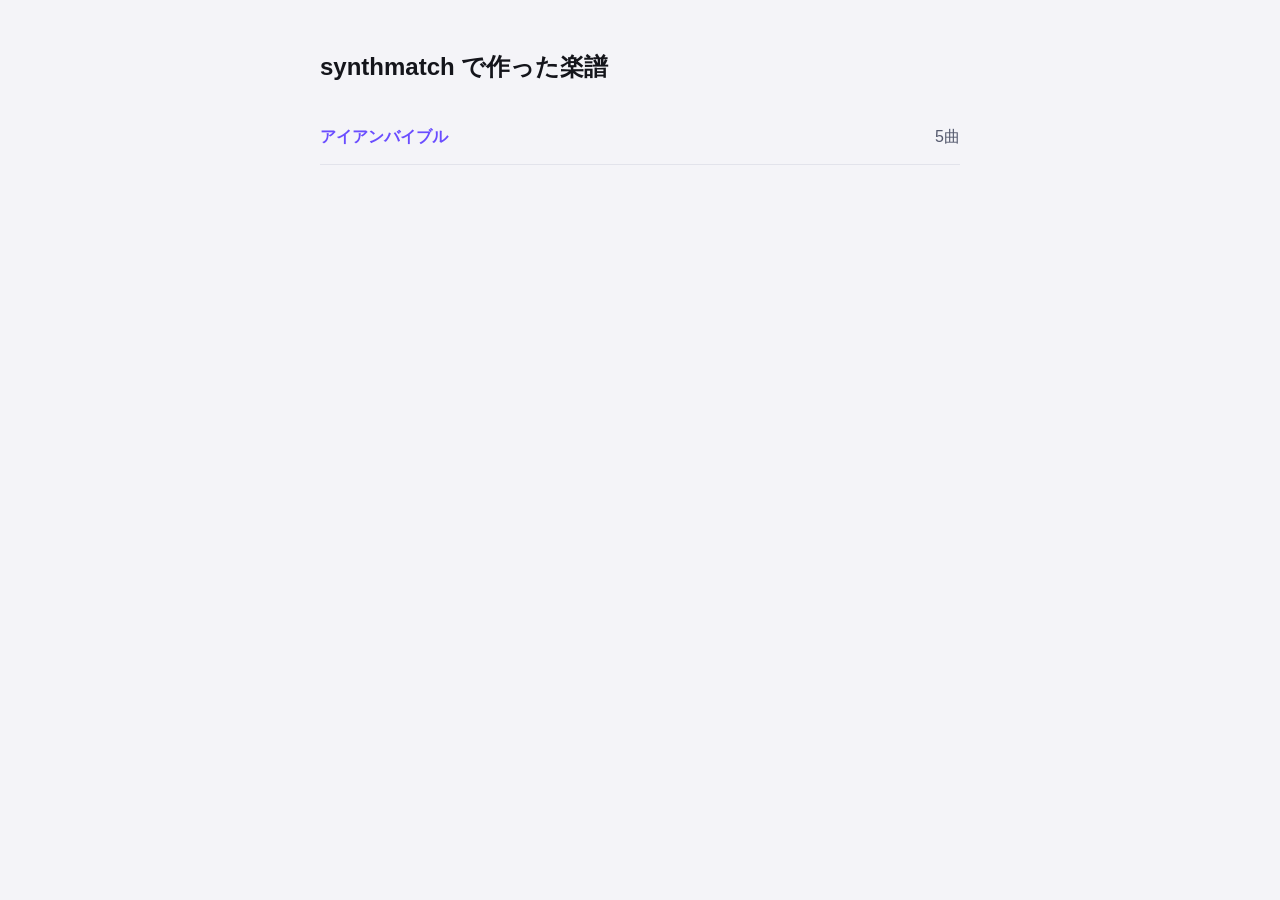
<file: index.html>
<!doctype html>
<html lang="ja"><head><meta charset="utf-8"><meta name="viewport" content="width=device-width, initial-scale=1">
<title>synthmatch 楽譜</title>
<style>
:root { --bg: #f4f4f8; --fg: #14151b; --sub: #555a6e; --accent: #6a4dff; --line: #e2e3eb; color-scheme: light; }
@media (prefers-color-scheme: dark) { :root { --bg: #0e0f13; --fg: #f3f4f8; --sub: #a9adbd; --accent: #8b6cff; --line: #2c2f3d; color-scheme: dark; } }
body { margin: 0; background: var(--bg); color: var(--fg); font: 16px/1.6 -apple-system, "Hiragino Sans", "Noto Sans JP", sans-serif; }
main { max-width: 640px; margin: 0 auto; padding: 48px max(16px, env(safe-area-inset-left, 0px)); }
h1 { font-size: 24px; margin: 0 0 24px; }
ul { list-style: none; margin: 0; padding: 0; }
li { display: flex; justify-content: space-between; gap: 16px; padding: 14px 0; border-bottom: 1px solid var(--line); }
a { color: var(--accent); font-weight: 700; text-decoration: none; }
span { color: var(--sub); }
</style></head>
<body><main><h1>synthmatch で作った楽譜</h1><ul><li><a href="iron-bible/">アイアンバイブル</a><span>5曲</span></li></ul></main></body></html>
</file>
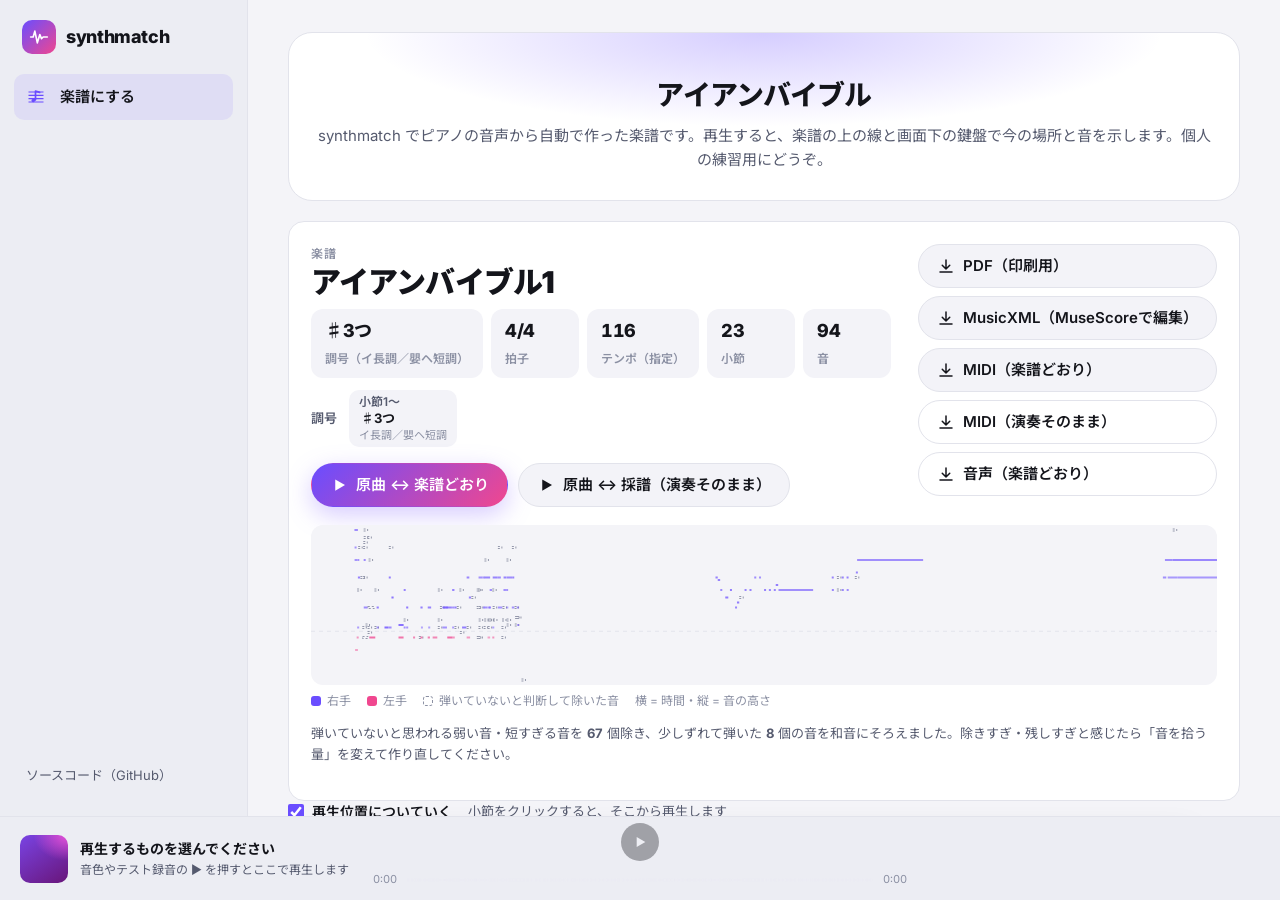
<file: iron-bible/index.html>
<!doctype html>
<html lang="ja">
<head>
  <meta charset="utf-8">
  <meta name="viewport" content="width=device-width, initial-scale=1">
  <title>アイアンバイブル</title>
  <link rel="preconnect" href="https://fonts.googleapis.com">
  <link rel="preconnect" href="https://fonts.gstatic.com" crossorigin>
  <link href="https://fonts.googleapis.com/css2?family=Inter:wght@400;500;600;700;800&family=Noto+Sans+JP:wght@400;500;700;900&display=swap" rel="stylesheet">
  <link rel="stylesheet" href="style.css">
</head>
<body>
<svg width="0" height="0" style="position:absolute" aria-hidden="true">
  <symbol id="i-rec" viewBox="0 0 24 24"><circle cx="12" cy="12" r="9" fill="none" stroke="currentColor" stroke-width="2"/><circle cx="12" cy="12" r="4" fill="currentColor"/></symbol>
  <symbol id="i-lib" viewBox="0 0 24 24"><path d="M4 4h4v16H4zM10 4h4v16h-4zM16.5 4.5l3.8 1-4 15.4-3.8-1z" fill="none" stroke="currentColor" stroke-width="2" stroke-linejoin="round"/></symbol>
  <symbol id="i-find" viewBox="0 0 24 24"><circle cx="11" cy="11" r="7" fill="none" stroke="currentColor" stroke-width="2"/><path d="M8 11h1l1-2 2 4 1-2h1M16.5 16.5 21 21" fill="none" stroke="currentColor" stroke-width="2" stroke-linecap="round" stroke-linejoin="round"/></symbol>
  <symbol id="i-play" viewBox="0 0 24 24"><path d="M7 4.5v15l13-7.5z" fill="currentColor"/></symbol>
  <symbol id="i-pause" viewBox="0 0 24 24"><path d="M6 4h4v16H6zM14 4h4v16h-4z" fill="currentColor"/></symbol>
  <symbol id="i-wave" viewBox="0 0 24 24"><path d="M2 12h3l2-7 3 14 3-10 2 5 2-2h5" fill="none" stroke="currentColor" stroke-width="2" stroke-linecap="round" stroke-linejoin="round"/></symbol>
  <symbol id="i-upload" viewBox="0 0 24 24"><path d="M12 16V4m0 0-5 5m5-5 5 5M4 17v3h16v-3" fill="none" stroke="currentColor" stroke-width="2" stroke-linecap="round" stroke-linejoin="round"/></symbol>
  <symbol id="i-search" viewBox="0 0 24 24"><circle cx="11" cy="11" r="7" fill="none" stroke="currentColor" stroke-width="2"/><path d="m16.5 16.5 4.5 4.5" stroke="currentColor" stroke-width="2" stroke-linecap="round"/></symbol>
  <symbol id="i-redo" viewBox="0 0 24 24"><path d="M20 12a8 8 0 1 1-2.3-5.7M20 4v5h-5" fill="none" stroke="currentColor" stroke-width="2" stroke-linecap="round" stroke-linejoin="round"/></symbol>
  <symbol id="i-plug" viewBox="0 0 24 24"><path d="M9 2v5M15 2v5M6 7h12v4a6 6 0 0 1-12 0zM12 17v5" fill="none" stroke="currentColor" stroke-width="2" stroke-linecap="round" stroke-linejoin="round"/></symbol>
  <symbol id="i-filter" viewBox="0 0 24 24"><path d="M2 18c4 0 5-12 9-12s4 6 11 6" fill="none" stroke="currentColor" stroke-width="2" stroke-linecap="round"/></symbol>
  <symbol id="i-env" viewBox="0 0 24 24"><path d="M2 20 7 4l4 8h6l5 8" fill="none" stroke="currentColor" stroke-width="2" stroke-linecap="round" stroke-linejoin="round"/></symbol>
  <symbol id="i-verb" viewBox="0 0 24 24"><path d="M3 12h2M8 8v8M12 5v14M16 8v8M20 11v2" fill="none" stroke="currentColor" stroke-width="2" stroke-linecap="round"/></symbol>
  <symbol id="i-noise" viewBox="0 0 24 24"><path d="M2 12l2-5 2 9 2-7 2 6 2-8 2 10 2-6 2 4 2-5 2 2" fill="none" stroke="currentColor" stroke-width="1.8" stroke-linecap="round" stroke-linejoin="round"/></symbol>
  <symbol id="i-check" viewBox="0 0 24 24"><path d="m5 12 5 5 9-10" fill="none" stroke="currentColor" stroke-width="2.4" stroke-linecap="round" stroke-linejoin="round"/></symbol>
  <symbol id="i-x" viewBox="0 0 24 24"><path d="M6 6l12 12M18 6 6 18" stroke="currentColor" stroke-width="2.2" stroke-linecap="round"/></symbol>
  <symbol id="i-score" viewBox="0 0 24 24"><path d="M3 6h18M3 10h18M3 14h18M3 18h18" stroke="currentColor" stroke-width="1.4"/><ellipse cx="9" cy="16" rx="2.6" ry="2" transform="rotate(-20 9 16)" fill="currentColor"/><path d="M11.4 15.4V5l5 1.5" fill="none" stroke="currentColor" stroke-width="2" stroke-linecap="round" stroke-linejoin="round"/></symbol>
  <symbol id="i-download" viewBox="0 0 24 24"><path d="M12 4v12m0 0-5-5m5 5 5-5M4 20h16" fill="none" stroke="currentColor" stroke-width="2" stroke-linecap="round" stroke-linejoin="round"/></symbol>
  <symbol id="i-midi" viewBox="0 0 24 24"><rect x="3" y="5" width="18" height="14" rx="2" fill="none" stroke="currentColor" stroke-width="2"/><path d="M8 5v8M12 5v8M16 5v8" stroke="currentColor" stroke-width="2"/></symbol>
</svg>

<div class="app">
  <aside class="sidebar">
    <div class="brand">
      <span class="logo"><svg><use href="#i-wave"/></svg></span>
      <span class="brand-name">synthmatch</span>
    </div>

    <div class="inst-card">
      <div class="inst-label">使う楽器</div>
      <select id="instrument" aria-label="楽器"></select>
      <div id="conn-pills" class="conn-pills"></div>
    </div>

    <nav class="nav">
      <button data-view="record" aria-current="page"><svg><use href="#i-rec"/></svg><span>録音</span></button>
      <button data-view="library"><svg><use href="#i-lib"/></svg><span>ライブラリ</span></button>
      <button data-view="match"><svg><use href="#i-find"/></svg><span>曲から探す</span></button>
      <button data-view="sheet"><svg><use href="#i-score"/></svg><span>楽譜にする</span></button>
    </nav>

    <a class="side-link public-only" href="https://github.com/specialsex00-hub/synthmatch" target="_blank" rel="noopener">ソースコード（GitHub）</a>

    <div class="side-progress">
      <div class="side-progress-top"><span>ライブラリ</span><span id="side-count"></span></div>
      <div class="bar"><span id="side-bar"></span></div>
    </div>
  </aside>

  <main class="content">
    <!-- 録音 -->
    <section class="view" id="view-record">
      <header class="view-head">
        <h1>録音</h1>
        <p>楽器の音色を1つずつ鳴らして録音し、比べるためのライブラリを作ります。</p>
      </header>

      <div class="stats">
        <div class="stat stat-hero">
          <div class="ring" id="ring"><svg viewBox="0 0 120 120"><circle cx="60" cy="60" r="52" class="ring-bg"/><circle cx="60" cy="60" r="52" class="ring-fg" id="ring-fg"/></svg><span id="ring-pct">0%</span></div>
          <div>
            <div class="stat-label">録音済み</div>
            <div class="stat-num"><span id="stat-recorded">0</span><small> / <span id="stat-total">0</span> 音色</small></div>
          </div>
        </div>
        <div class="stat">
          <div class="stat-label">全部録るまで</div>
          <div class="stat-num" id="stat-remaining">-</div>
        </div>
        <div class="stat">
          <div class="stat-label">接続</div>
          <div class="stat-num stat-conn" id="stat-conn">-</div>
        </div>
      </div>

      <div class="card live" id="build-run" hidden>
        <div class="live-top">
          <span class="rec-dot"></span>
          <span class="live-state" id="build-state">録音中</span>
          <span class="live-count" id="build-progress"></span>
          <button class="btn ghost danger" data-cancel><svg><use href="#i-x"/></svg>中止</button>
        </div>
        <div class="live-now">
          <div class="art big" id="build-art"></div>
          <div>
            <div class="eyebrow">いま録音している音色</div>
            <div class="live-name" id="build-current">-</div>
            <div class="live-meta" id="build-eta"></div>
          </div>
        </div>
        <div class="bar thick"><span id="build-bar"></span></div>
        <div class="list compact" id="build-recent"></div>
      </div>

      <div class="grid2">
        <div class="card">
          <div class="card-head"><h2>接続チェック</h2><button class="btn ghost small" id="refresh-devices"><svg><use href="#i-redo"/></svg>再確認</button></div>
          <dl id="inst-settings" class="kv"></dl>
          <details id="devices-box" class="disclosure">
            <summary>このMacで見つかった機器</summary>
            <div id="devices"></div>
          </details>
          <div class="test-row">
            <div class="search-field">
              <svg><use href="#i-search"/></svg>
              <input id="test-preset-q" list="test-preset-list" placeholder="テストする音色（空欄なら1番目）">
              <datalist id="test-preset-list"></datalist>
            </div>
            <button class="btn" id="test-btn"><svg><use href="#i-rec"/></svg>テスト録音</button>
          </div>
          <div id="test-result"></div>
        </div>

        <div class="card">
          <div class="card-head"><h2>ライブラリを録音</h2></div>
          <label class="field">カテゴリ
            <select id="build-category"><option value="">すべてのカテゴリ</option></select>
          </label>
          <div class="field-row">
            <label class="field">最大数（お試し用）<input id="build-limit" type="number" min="1" placeholder="制限なし"></label>
            <label class="switch"><input type="checkbox" id="build-overwrite"><span class="switch-ui"></span>録音済みも録り直す</label>
          </div>
          <div class="cta-row">
            <button class="btn primary big" id="build-btn"><svg><use href="#i-rec"/></svg>録音を始める</button>
            <span id="build-estimate" class="muted"></span>
          </div>
          <p class="muted small">1音色あたり約15秒。途中で止めても、次は続きから録音します。</p>
          <div class="divider"><span>または音色を指定</span></div>
          <div class="test-row">
            <div class="search-field">
              <svg><use href="#i-search"/></svg>
              <input id="one-q" list="one-list" placeholder="音色名（例: Music Box）">
              <datalist id="one-list"></datalist>
            </div>
            <button class="btn" id="one-btn"><svg><use href="#i-rec"/></svg>この音色を録音</button>
          </div>
        </div>
      </div>

      <div class="section-head"><h2>カテゴリ</h2><span class="muted small">タップすると録音対象に選べます</span></div>
      <div id="cat-groups"></div>
    </section>

    <!-- ライブラリ -->
    <section class="view" id="view-library" hidden>
      <header class="view-head">
        <h1>ライブラリ</h1>
        <p>録音した音色を探して試聴できます。</p>
      </header>
      <div class="toolbar">
        <div class="search-field big">
          <svg><use href="#i-search"/></svg>
          <input id="lib-q" type="search" placeholder="音色名で検索">
        </div>
        <select id="lib-category" aria-label="カテゴリ"><option value="">すべてのカテゴリ</option></select>
      </div>
      <div class="chips" id="lib-chips">
        <button class="chip" data-rec="" aria-pressed="true">すべて</button>
        <button class="chip" data-rec="true" aria-pressed="false">録音済み</button>
        <button class="chip" data-rec="false" aria-pressed="false">未録音</button>
        <span class="chip-sep"></span>
        <span id="lib-group-chips" class="chips-inline"></span>
      </div>
      <div class="muted small" id="lib-count"></div>
      <div class="tiles" id="lib-tiles"></div>
    </section>

    <!-- 曲から探す -->
    <section class="view" id="view-match" hidden>
      <form id="match-form" class="finder">
        <label class="orb" id="song-drop">
          <input type="file" name="song" accept="audio/*" required>
          <span class="orb-ring"></span><span class="orb-ring r2"></span>
          <span class="orb-core"><svg><use href="#i-upload"/></svg></span>
        </label>
        <div class="finder-text">
          <h1 id="finder-title">曲をドロップして音色を探す</h1>
          <p id="finder-sub" class="muted">mp3 / wav をドロップ、または丸をクリックして選択</p>
        </div>
        <label class="scope">探す範囲
          <select name="category" id="match-scope"><option value="">録音済みの全音色</option></select>
        </label>
        <div class="finder-actions">
          <label class="btn ghost" id="midi-btn"><svg><use href="#i-midi"/></svg><span>MIDIを追加（任意）</span><input type="file" name="midi" accept=".mid,.midi" hidden></label>
          <button class="btn primary big" type="submit" id="match-btn" disabled><svg><use href="#i-find"/></svg>探す</button>
        </div>
        <details class="disclosure advanced">
          <summary>詳細設定</summary>
          <div class="fields">
            <label class="field">分離
              <select name="separator">
                <option value="demucs">Demucs（曲からキーボードを取り出す）</option>
                <option value="none">しない（キーボードだけの音源）</option>
              </select>
            </label>
            <label class="field">採譜
              <select name="transcriber">
                <option value="auto">自動</option>
                <option value="basic-pitch">basic-pitch（和音OK）</option>
                <option value="pyin">pyin（単音のみ）</option>
              </select>
            </label>
            <label class="field">比べる長さ（秒・0で全体）<input name="clip" type="number" value="30" min="0"></label>
            <label class="field">実際に鳴らして比べ直す数<input name="rerank" type="number" value="3" min="0" max="20"></label>
            <label class="field">候補の数<input name="top" type="number" value="5" min="1" max="20"></label>
          </div>
          <p class="muted small">「実際に鳴らして比べ直す」は、ハードの楽器では実機で録音します（1音色につき比べる長さぶん）。</p>
        </details>
      </form>

      <div class="card steps-card" id="match-run" hidden>
        <ol class="steps" id="steps">
          <li data-step="1"><span class="step-dot"></span>キーボードを取り出す</li>
          <li data-step="2"><span class="step-dot"></span>MIDIにする</li>
          <li data-step="3"><span class="step-dot"></span>音色を比べる</li>
        </ol>
        <div class="steps-foot">
          <span id="match-status" class="muted small"></span>
          <button class="btn ghost danger small" data-cancel><svg><use href="#i-x"/></svg>中止</button>
        </div>
        <details class="disclosure"><summary>ログ</summary><pre id="match-log" class="log"></pre></details>
      </div>

      <div id="match-result"></div>

      <div class="section-head"><h2>最近の結果</h2></div>
      <div class="list" id="history"></div>
    </section>
    <!-- 楽譜にする -->
    <section class="view" id="view-sheet" hidden>
      <form id="sheet-form" class="finder">
        <label class="orb" id="sheet-drop">
          <input type="file" name="file" accept="audio/*,video/*,.mp3,.wav,.m4a,.mp4,.mov" required>
          <span class="orb-ring"></span><span class="orb-ring r2"></span>
          <span class="orb-core"><svg><use href="#i-score"/></svg></span>
        </label>
        <div class="finder-text">
          <h1 id="sheet-title">ピアノの音から楽譜を作る</h1>
          <p id="sheet-sub" class="muted">ピアノだけの mp3 / wav / mp4 / 動画をドロップ、または丸をクリックして選択</p>
        </div>
        <div class="finder-actions">
          <input name="title" class="title-input" placeholder="曲名（任意）">
          <button class="btn primary big" type="submit" id="sheet-btn" disabled><svg><use href="#i-score"/></svg>楽譜にする</button>
        </div>
        <details class="disclosure advanced">
          <summary>設定（わからなければそのままでOK）</summary>
          <div class="fields">
            <label class="field">拍子
              <select name="time_signature"><option>4/4</option><option>3/4</option><option>2/4</option><option>6/8</option></select>
            </label>
            <label class="field">テンポ（BPM・空欄で自動）<input name="bpm" type="number" min="30" max="300" step="0.1" placeholder="自動"></label>
            <label class="field">リズムの細かさ
              <select name="grid"><option value="4">16分音符まで</option><option value="2">8分音符まで（すっきり）</option></select>
            </label>
            <label class="field">右手と左手の境目
              <select name="split"><option value="55">G3（左手を少なめ）</option><option value="60" selected>C4・真ん中のド</option><option value="64">E4（左手を多め）</option></select>
            </label>
            <label class="field">調号
              <select name="key_sharps"><option value="">自動（転調も検出）</option>
                <optgroup label="曲全体をこの調号で書く">
                <option value="-6">♭6つ</option><option value="-5">♭5つ</option><option value="-4">♭4つ</option><option value="-3">♭3つ</option><option value="-2">♭2つ</option><option value="-1">♭1つ</option>
                <option value="0">なし</option>
                <option value="1">♯1つ</option><option value="2">♯2つ</option><option value="3">♯3つ</option><option value="4">♯4つ</option><option value="5">♯5つ</option><option value="6">♯6つ</option>
                </optgroup>
              </select>
            </label>
            <label class="field">音を拾う量
              <select name="sensitivity">
                <option value="low">少なめ（弱い音を多めに除く）</option>
                <option value="normal" selected>ふつう</option>
                <option value="high">多め（弱い音もなるべく残す）</option>
                <option value="off">除かない（採譜そのまま）</option>
              </select>
            </label>
            <label class="field">採譜の方法
              <select name="transcriber"><option value="piano">ピアノ専用（高精度）</option><option value="basic">汎用（ピアノ以外の楽器）</option></select>
            </label>
          </div>
          <p class="muted small local-only">初回だけ、ピアノ採譜のモデル（約170MB）をダウンロードします。</p>
        </details>
        <p class="public-note muted small" id="public-note" hidden></p>
      </form>

      <div class="card steps-card" id="sheet-run" hidden>
        <ol class="steps four" id="sheet-steps">
          <li data-step="1"><span class="step-dot"></span>読み込む</li>
          <li data-step="2"><span class="step-dot"></span>音を拾う</li>
          <li data-step="3"><span class="step-dot"></span>拍とテンポ</li>
          <li data-step="4"><span class="step-dot"></span>楽譜にする</li>
        </ol>
        <div class="steps-foot">
          <span id="sheet-status" class="muted small"></span>
          <button class="btn ghost danger small" data-cancel><svg><use href="#i-x"/></svg>中止</button>
        </div>
        <details class="disclosure"><summary>ログ</summary><pre id="sheet-log" class="log"></pre></details>
      </div>

      <div id="sheet-result"></div>

      <div class="section-head"><h2>作った楽譜</h2></div>
      <div class="list" id="sheet-history"></div>
    </section>
  </main>

  <div class="keys" id="keys" hidden>
    <canvas id="keys-canvas" aria-label="鳴っている音を示す鍵盤"></canvas>
    <div class="keys-legend"><span><i style="background:var(--accent)"></i>右手</span><span><i style="background:var(--accent-2)"></i>左手</span></div>
  </div>

  <footer class="player" id="player">
    <div class="player-track">
      <div class="art" id="pl-art"></div>
      <div class="player-text">
        <div class="player-title" id="pl-title">再生するものを選んでください</div>
        <div class="player-sub" id="pl-sub">音色やテスト録音の ▶ を押すとここで再生します</div>
      </div>
    </div>
    <div class="player-center">
      <div class="player-controls">
        <div class="ab" id="pl-ab" hidden>
          <button data-ab="a" aria-pressed="true">A 原曲</button>
          <button data-ab="b" aria-pressed="false">B 音色</button>
        </div>
        <button class="play-btn" id="pl-play" aria-label="再生" disabled><svg><use href="#i-play"/></svg></button>
      </div>
      <div class="player-wave">
        <span id="pl-time">0:00</span>
        <canvas id="pl-wave" height="36"></canvas>
        <span id="pl-dur">0:00</span>
      </div>
    </div>
    <div class="player-job" id="job-mini" hidden>
      <span class="rec-dot"></span><span id="job-mini-text"></span>
    </div>
  </footer>
</div>

<dialog id="tone-dialog" class="sheet" aria-labelledby="tone-name">
  <div id="tone-body"></div>
</dialog>

<div id="toast" class="toast" hidden></div>
<script>window.SYNTHMATCH_SHARE = {"title": "アイアンバイブル", "note": "synthmatch でピアノの音声から自動で作った楽譜です。再生すると、楽譜の上の線と画面下の鍵盤で今の場所と音を示します。個人の練習用にどうぞ。"};</script>
<script src="app.js"></script>
</body>
</html>
</file>
<file: iron-bible/style.css>
/* synthmatch — 音楽アプリ風のダーク基調（OSがライトならライト） */
:root {
  --bg: #0e0f13;
  --bg-2: #15161c;
  --surface: #1b1d25;
  --surface-2: #232633;
  --hover: #2a2d3b;
  --line: #2c2f3d;
  --text: #f3f4f8;
  --text-2: #a9adbd;
  --text-3: #6f7488;
  --accent: #8b6cff;
  --accent-2: #ff6ba8;
  --accent-ink: #ffffff;
  --accent-soft: rgba(139, 108, 255, .16);
  --ok: #3ddc97;
  --warn: #ffb547;
  --danger: #ff5c6c;
  --grad: linear-gradient(135deg, var(--accent), var(--accent-2));
  --shadow: 0 12px 40px rgba(0, 0, 0, .45);
  --radius: 16px;
  --sidebar: 248px;
  --player-h: 84px;
  --keys-h: 104px;
  color-scheme: dark;
}
@media (prefers-color-scheme: light) {
  :root {
    --bg: #f4f4f8;
    --bg-2: #ecedf3;
    --surface: #ffffff;
    --surface-2: #f3f3f8;
    --hover: #ebebf3;
    --line: #e2e3eb;
    --text: #14151b;
    --text-2: #555a6e;
    --text-3: #8b90a3;
    --accent: #6a4dff;
    --accent-2: #f0478f;
    --accent-soft: rgba(106, 77, 255, .1);
    --ok: #13a86b;
    --warn: #c77c00;
    --danger: #e0364a;
    --shadow: 0 12px 32px rgba(20, 21, 40, .12);
    color-scheme: light;
  }
}

* { box-sizing: border-box; }
html, body { height: 100%; }
body {
  margin: 0;
  background: var(--bg);
  color: var(--text);
  font: 15px/1.6 "Inter", "Noto Sans JP", -apple-system, BlinkMacSystemFont, "Hiragino Sans", sans-serif;
  -webkit-font-smoothing: antialiased;
}
svg:where(:not(.page svg)) { width: 20px; height: 20px; flex: none; }
button, input, select { font: inherit; color: inherit; }
code { font-family: ui-monospace, SFMono-Regular, Menlo, monospace; font-size: .88em; }
.muted { color: var(--text-2); }
.small { font-size: 13px; }
[hidden] { display: none !important; }

/* ---------- レイアウト ---------- */
.app {
  display: grid;
  grid-template-columns: var(--sidebar) minmax(0, 1fr);
  grid-template-rows: 1fr var(--player-h);
  height: 100vh;
  height: 100dvh;
}
.sidebar {
  grid-row: 1; background: var(--bg-2); border-right: 1px solid var(--line);
  display: flex; flex-direction: column; gap: 20px; padding: 20px 14px; overflow-y: auto;
}
.content { grid-row: 1; overflow-y: auto; padding: 32px 40px 48px; min-width: 0; }
.content > .view { max-width: 1120px; margin: 0 auto; display: flex; flex-direction: column; gap: 20px; }

/* ---------- サイドバー ---------- */
.brand { display: flex; align-items: center; gap: 10px; padding: 0 8px; font-weight: 800; font-size: 18px; letter-spacing: -.02em; }
.logo { width: 34px; height: 34px; border-radius: 10px; background: var(--grad); display: grid; place-items: center; color: #fff; }
.logo svg { width: 20px; height: 20px; }
.inst-card { background: var(--surface); border: 1px solid var(--line); border-radius: 14px; padding: 12px; display: flex; flex-direction: column; gap: 8px; }
.inst-label { font-size: 11px; font-weight: 600; letter-spacing: .08em; color: var(--text-3); }
.inst-card select { width: 100%; background: var(--surface-2); border: 1px solid var(--line); border-radius: 10px; padding: 8px 10px; font-weight: 600; }
.conn-pills { display: flex; flex-wrap: wrap; gap: 6px; }
.nav { display: flex; flex-direction: column; gap: 2px; }
.nav button {
  display: flex; align-items: center; gap: 14px; width: 100%; border: 0; background: none; cursor: pointer;
  padding: 11px 12px; border-radius: 10px; color: var(--text-2); font-weight: 600; font-size: 15px; text-align: left;
}
.nav button:hover { background: var(--hover); color: var(--text); }
.nav button[aria-current="page"] { background: var(--accent-soft); color: var(--text); }
.nav button[aria-current="page"] svg { color: var(--accent); }
.side-progress { margin-top: auto; padding: 12px; border-radius: 12px; background: var(--surface); border: 1px solid var(--line); font-size: 13px; }
.side-progress-top { display: flex; justify-content: space-between; margin-bottom: 8px; color: var(--text-2); }
.side-progress-top span:last-child { color: var(--text); font-weight: 600; font-variant-numeric: tabular-nums; }

/* ---------- 共通パーツ ---------- */
.view-head h1 { font-size: 32px; font-weight: 800; letter-spacing: -.03em; margin: 0; line-height: 1.2; }
.view-head p { margin: 6px 0 0; color: var(--text-2); }
.section-head { display: flex; align-items: baseline; gap: 12px; margin-top: 12px; }
.section-head h2 { margin: 0; font-size: 20px; font-weight: 700; letter-spacing: -.02em; }
.card { background: var(--surface); border: 1px solid var(--line); border-radius: var(--radius); padding: 22px; min-width: 0; }
.card-head { display: flex; align-items: center; justify-content: space-between; gap: 12px; margin-bottom: 12px; }
.card-head h2, .card h2 { margin: 0; font-size: 17px; font-weight: 700; }
.grid2 { display: grid; grid-template-columns: repeat(auto-fit, minmax(340px, 1fr)); gap: 20px; }
.eyebrow { font-size: 12px; font-weight: 600; letter-spacing: .06em; color: var(--text-3); }

.btn {
  display: inline-flex; align-items: center; justify-content: center; gap: 8px;
  border: 1px solid var(--line); background: var(--surface-2); color: var(--text);
  border-radius: 999px; padding: 9px 18px; font-weight: 600; cursor: pointer; white-space: nowrap;
  transition: transform .12s, background .12s, border-color .12s;
}
.btn svg { width: 18px; height: 18px; }
.btn:hover { background: var(--hover); }
.btn:active { transform: scale(.97); }
.btn:disabled { opacity: .45; cursor: not-allowed; transform: none; }
.btn.primary { background: var(--grad); border-color: transparent; color: var(--accent-ink); box-shadow: 0 8px 24px rgba(139, 108, 255, .35); }
.btn.primary:hover { filter: brightness(1.08); }
.btn.big { padding: 13px 26px; font-size: 16px; }
.btn.small { padding: 5px 12px; font-size: 13px; }
.btn.small svg { width: 15px; height: 15px; }
.btn.ghost { background: transparent; }
.btn.danger { color: var(--danger); }

.pill { white-space: nowrap; display: inline-flex; align-items: center; gap: 6px; padding: 3px 10px; border-radius: 999px; font-size: 12px; font-weight: 600; background: var(--surface-2); color: var(--text-2); }
.pill::before { content: ""; width: 7px; height: 7px; border-radius: 50%; background: currentColor; }
.pill.ok { color: var(--ok); background: color-mix(in srgb, var(--ok) 14%, transparent); }
.pill.warn { color: var(--warn); background: color-mix(in srgb, var(--warn) 14%, transparent); }

input:not([type=checkbox]):not([type=file]), select {
  background: var(--surface-2); border: 1px solid var(--line); border-radius: 10px; padding: 9px 12px; min-width: 0;
}
input:focus-visible, select:focus-visible, button:focus-visible { outline: 2px solid var(--accent); outline-offset: 2px; }
.field { display: flex; flex-direction: column; gap: 6px; font-size: 13px; color: var(--text-2); margin-bottom: 14px; }
.field input, .field select { color: var(--text); font-size: 15px; }
.field-row { display: flex; gap: 16px; align-items: flex-end; flex-wrap: wrap; }
.field-row .field { flex: 1; min-width: 140px; }
.search-field { position: relative; flex: 1; min-width: 0; display: flex; }
.search-field svg { position: absolute; left: 12px; top: 50%; transform: translateY(-50%); width: 18px; height: 18px; color: var(--text-3); pointer-events: none; }
.search-field input { width: 100%; padding-left: 38px !important; border-radius: 999px !important; }
.search-field.big input { padding-top: 12px !important; padding-bottom: 12px !important; font-size: 16px; }

.switch { display: inline-flex; align-items: center; gap: 10px; font-size: 14px; cursor: pointer; margin-bottom: 14px; user-select: none; position: relative; }
.switch input { position: absolute; opacity: 0; pointer-events: none; }
.switch-ui { width: 40px; height: 24px; border-radius: 999px; background: var(--hover); position: relative; transition: background .15s; flex: none; }
.switch-ui::after { content: ""; position: absolute; top: 3px; left: 3px; width: 18px; height: 18px; border-radius: 50%; background: #fff; transition: transform .15s; box-shadow: 0 1px 3px rgba(0,0,0,.3); }
.switch input:checked + .switch-ui { background: var(--accent); }
.switch input:checked + .switch-ui::after { transform: translateX(16px); }
.switch input:focus-visible + .switch-ui { outline: 2px solid var(--accent); outline-offset: 2px; }

.bar { height: 6px; background: var(--hover); border-radius: 999px; overflow: hidden; }
.bar.thick { height: 10px; }
.bar span { display: block; height: 100%; width: 0; background: var(--grad); border-radius: inherit; transition: width .4s ease; }

.disclosure { margin: 10px 0; font-size: 14px; }
.disclosure summary { cursor: pointer; color: var(--text-2); font-weight: 600; list-style: none; display: inline-flex; align-items: center; gap: 6px; }
.disclosure summary::before { content: "›"; display: inline-block; transition: transform .15s; font-size: 18px; line-height: 1; }
.disclosure[open] summary::before { transform: rotate(90deg); }
.disclosure summary::-webkit-details-marker { display: none; }
.disclosure ul { margin: 6px 0; padding-left: 20px; }

.kv { display: grid; grid-template-columns: auto 1fr; gap: 6px 18px; margin: 0 0 8px; font-size: 14px; }
.kv dt { color: var(--text-3); }
.kv dd { margin: 0; overflow-wrap: anywhere; font-weight: 500; }

/* ジャケット風アートワーク（カテゴリごとに色が決まる） */
.art {
  --h: 260; width: 48px; height: 48px; border-radius: 10px; flex: none; position: relative; overflow: hidden;
  background:
    radial-gradient(120% 90% at 100% 0%, hsl(calc(var(--h) + 50) 90% 65% / .9), transparent 60%),
    linear-gradient(145deg, hsl(var(--h) 75% 58%), hsl(calc(var(--h) + 30) 70% 28%));
  display: grid; place-items: center; color: rgba(255,255,255,.92);
}
.art svg { width: 45%; height: 45%; }
.art.big { width: 88px; height: 88px; border-radius: 14px; }
.art.empty { background: var(--surface-2); color: var(--text-3); }

/* ---------- 録音ビュー ---------- */
.stats { display: grid; grid-template-columns: 1.6fr 1fr 1fr; gap: 16px; }
.stat { background: var(--surface); border: 1px solid var(--line); border-radius: var(--radius); padding: 20px 22px; display: flex; flex-direction: column; justify-content: center; gap: 4px; min-width: 0; }
.stat-hero { flex-direction: row; align-items: center; gap: 20px; justify-content: flex-start;
  background: linear-gradient(135deg, color-mix(in srgb, var(--accent) 22%, var(--surface)), var(--surface) 70%); }
.stat-label { font-size: 13px; color: var(--text-2); font-weight: 600; }
.stat-num { font-size: 30px; font-weight: 800; letter-spacing: -.03em; line-height: 1.15; font-variant-numeric: tabular-nums; }
.stat-num small { font-size: 15px; font-weight: 600; color: var(--text-2); letter-spacing: 0; }
.stat-conn { font-size: 18px; display: flex; flex-wrap: wrap; gap: 6px; }
.ring { position: relative; width: 84px; height: 84px; flex: none; display: grid; place-items: center; }
.ring svg { position: absolute; inset: 0; width: 100%; height: 100%; transform: rotate(-90deg); }
.ring circle { fill: none; stroke-width: 12; }
.ring-bg { stroke: var(--hover); }
.ring-fg { stroke: var(--accent); stroke-linecap: round; stroke-dasharray: 326.7; stroke-dashoffset: 326.7; transition: stroke-dashoffset .6s ease; }
.ring span { font-weight: 800; font-size: 17px; }

.live { border-color: color-mix(in srgb, var(--danger) 45%, var(--line)); background: linear-gradient(180deg, color-mix(in srgb, var(--danger) 8%, var(--surface)), var(--surface) 60%); display: flex; flex-direction: column; gap: 16px; }
.live-top { display: flex; align-items: center; gap: 10px; }
.live-state { font-weight: 800; letter-spacing: .04em; }
.live-count { color: var(--text-2); font-variant-numeric: tabular-nums; }
.live-top .btn { margin-left: auto; }
.live-now { display: flex; align-items: center; gap: 18px; }
.live-name { font-size: 24px; font-weight: 800; letter-spacing: -.02em; line-height: 1.25; overflow-wrap: anywhere; }
.live-meta { color: var(--text-2); font-size: 14px; }
.rec-dot { width: 10px; height: 10px; border-radius: 50%; background: var(--danger); animation: pulse 1.4s infinite; flex: none; }
@keyframes pulse { 0% { box-shadow: 0 0 0 0 color-mix(in srgb, var(--danger) 70%, transparent); } 70% { box-shadow: 0 0 0 10px transparent; } 100% { box-shadow: 0 0 0 0 transparent; } }
.live.stopped .rec-dot { animation: none; background: var(--text-3); }
.live.stopped { border-color: var(--line); background: var(--surface); }

.test-row { display: flex; gap: 10px; margin-top: 14px; }
.verdict { margin-top: 14px; padding: 14px; border-radius: 12px; background: var(--surface-2); display: flex; gap: 14px; align-items: center; font-size: 14px; }
.verdict-body { flex: 1; min-width: 0; }
.verdict b { display: block; }
.meter { margin-top: 8px; }
.meter .bar span { background: var(--ok); }
.verdict.bad .meter .bar span { background: var(--danger); }
.verdict.warn .meter .bar span { background: var(--warn); }
.cta-row { display: flex; align-items: center; gap: 16px; flex-wrap: wrap; margin-top: 4px; }

.cat-group { margin-bottom: 18px; }
.cat-group-head { display: flex; align-items: center; gap: 12px; margin: 0 0 10px; }
.cat-group-head h3 { margin: 0; font-size: 15px; font-weight: 700; }
.cat-group-head .bar { flex: 0 0 120px; }
.cat-grid { display: grid; grid-template-columns: repeat(auto-fill, minmax(200px, 1fr)); gap: 10px; }
.cat {
  display: flex; align-items: center; gap: 12px; padding: 10px; border-radius: 12px; cursor: pointer;
  background: var(--surface); border: 1px solid var(--line); text-align: left; transition: background .12s, border-color .12s; min-width: 0;
}
.cat:hover { background: var(--hover); }
.cat[aria-pressed="true"] { border-color: var(--accent); box-shadow: 0 0 0 1px var(--accent) inset; }
.cat .art { width: 40px; height: 40px; border-radius: 8px; }
.cat-body { flex: 1; min-width: 0; }
.cat-name { font-weight: 600; font-size: 14px; white-space: nowrap; overflow: hidden; text-overflow: ellipsis; }
.cat-num { font-size: 12px; color: var(--text-3); font-variant-numeric: tabular-nums; }
.cat .bar { height: 4px; margin-top: 5px; }
.cat.complete .bar span { background: var(--ok); }

/* ---------- リスト ---------- */
.list { display: flex; flex-direction: column; }
.row { display: flex; align-items: center; gap: 14px; padding: 10px; border-radius: 12px; min-width: 0; }
.row:hover { background: var(--hover); }
.row-body { flex: 1; min-width: 0; }
.row-title { font-weight: 600; white-space: nowrap; overflow: hidden; text-overflow: ellipsis; }
.row-sub { font-size: 13px; color: var(--text-2); white-space: nowrap; overflow: hidden; text-overflow: ellipsis; }
.list.compact .row { padding: 6px 8px; }
.list.compact .art { width: 36px; height: 36px; border-radius: 8px; }
.icon-btn {
  width: 38px; height: 38px; border-radius: 50%; border: 0; display: grid; place-items: center; cursor: pointer; flex: none;
  background: var(--surface-2); color: var(--text); transition: transform .12s, background .12s;
}
.icon-btn:hover { background: var(--accent); color: #fff; transform: scale(1.06); }
.icon-btn svg { width: 16px; height: 16px; }
.row a { color: var(--accent); font-weight: 600; font-size: 14px; text-decoration: none; }
.empty-state { padding: 28px; text-align: center; color: var(--text-2); border: 1px dashed var(--line); border-radius: var(--radius); }

/* ---------- ライブラリ ---------- */
.toolbar { display: flex; gap: 12px; align-items: center; flex-wrap: wrap; }
.toolbar select { flex: 0 1 260px; border-radius: 999px; padding: 12px 16px; }
.chips { display: flex; flex-wrap: wrap; gap: 8px; align-items: center; }
.chips-inline { display: contents; }
.chip { border: 1px solid var(--line); background: var(--surface); padding: 6px 14px; border-radius: 999px; cursor: pointer; font-size: 14px; font-weight: 600; color: var(--text-2); }
.chip:hover { background: var(--hover); color: var(--text); }
.chip[aria-pressed="true"] { background: var(--text); color: var(--bg); border-color: var(--text); }
.chip-sep { width: 1px; height: 22px; background: var(--line); margin: 0 4px; }
.tiles { display: grid; grid-template-columns: repeat(auto-fill, minmax(168px, 1fr)); gap: 18px; }
.tile { background: var(--surface); border-radius: 14px; padding: 12px; transition: background .15s; min-width: 0; }
.tile:hover { background: var(--hover); }
.tile-art-wrap { position: relative; }
.tile .art { width: 100%; height: auto; aspect-ratio: 1; border-radius: 10px; }
.tile .art svg { width: 36%; height: 36%; }
.tile.unrec .art { filter: grayscale(.85) brightness(.65); }
.fab {
  position: absolute; bottom: 10px; right: 10px; width: 46px; height: 46px; border-radius: 50%; border: 0;
  background: var(--accent); color: #fff; display: grid; place-items: center; cursor: pointer;
  box-shadow: 0 8px 20px rgba(0,0,0,.4); opacity: 0; transform: translateY(8px); transition: opacity .18s, transform .18s;
}
.fab svg { width: 20px; height: 20px; }
.tile:hover .fab, .fab:focus-visible, .tile.playing .fab { opacity: 1; transform: none; }
@media (hover: none) { .fab { opacity: 1; transform: none; } }
.tile-title { font-weight: 700; margin-top: 10px; white-space: nowrap; overflow: hidden; text-overflow: ellipsis; }
.tile-sub { font-size: 13px; color: var(--text-2); white-space: nowrap; overflow: hidden; text-overflow: ellipsis; }
.tile-foot { display: flex; align-items: center; justify-content: space-between; gap: 6px; margin-top: 8px; }
.tile-foot .btn { padding: 3px 10px; font-size: 12px; }
.tile-foot .btn svg { width: 13px; height: 13px; }

/* ---------- 曲から探す ---------- */
.finder {
  display: flex; flex-direction: column; align-items: center; text-align: center; gap: 18px; padding: 40px 24px 28px;
  border-radius: 24px; border: 1px solid var(--line);
  background: radial-gradient(60% 80% at 50% 0%, color-mix(in srgb, var(--accent) 28%, transparent), transparent 70%), var(--surface);
}
.orb { position: relative; width: 180px; height: 180px; display: grid; place-items: center; cursor: pointer; }
.orb input { display: none; }
.orb-core {
  position: relative; z-index: 2; width: 140px; height: 140px; border-radius: 50%; background: var(--grad); color: #fff;
  display: grid; place-items: center; box-shadow: 0 16px 48px rgba(139, 108, 255, .45); transition: transform .2s;
}
.orb-core svg { width: 52px; height: 52px; }
.orb:hover .orb-core, .orb.over .orb-core { transform: scale(1.05); }
.orb-ring { position: absolute; inset: 10px; border-radius: 50%; border: 2px solid color-mix(in srgb, var(--accent) 50%, transparent); animation: ripple 2.6s infinite ease-out; }
.orb-ring.r2 { animation-delay: 1.3s; }
@keyframes ripple { from { transform: scale(.8); opacity: .9; } to { transform: scale(1.25); opacity: 0; } }
.orb.busy .orb-ring { animation-duration: 1.1s; }
.orb.has-file .orb-core svg { display: none; }
.orb.has-file .orb-core::after { content: "♪"; font-size: 56px; line-height: 1; }
.finder-text h1 { margin: 0; font-size: 28px; font-weight: 800; letter-spacing: -.03em; overflow-wrap: anywhere; }
.finder-text p { margin: 6px 0 0; }
.finder-actions { display: flex; gap: 12px; flex-wrap: wrap; justify-content: center; }
#midi-btn.has-file { border-color: var(--accent); color: var(--accent); }
.advanced { align-self: stretch; text-align: left; max-width: 720px; margin: 0 auto; width: 100%; }
.fields { display: grid; grid-template-columns: repeat(auto-fit, minmax(200px, 1fr)); gap: 0 16px; margin-top: 14px; }

.steps { list-style: none; margin: 0; padding: 0; display: grid; grid-template-columns: repeat(3, 1fr); gap: 12px; }
.steps li { display: flex; align-items: center; gap: 10px; padding: 12px 14px; border-radius: 12px; background: var(--surface-2); color: var(--text-3); font-weight: 600; font-size: 14px; }
.step-dot { width: 22px; height: 22px; border-radius: 50%; border: 2px solid currentColor; flex: none; display: grid; place-items: center; }
.steps li.active { color: var(--text); background: var(--accent-soft); }
.steps li.active .step-dot { border-color: var(--accent); border-top-color: transparent; animation: spin .9s linear infinite; }
.steps li.done { color: var(--ok); }
.steps li.done .step-dot { background: var(--ok); border-color: var(--ok); }
.steps li.done .step-dot::after { content: "✓"; color: var(--bg); font-size: 13px; font-weight: 900; }
@keyframes spin { to { transform: rotate(360deg); } }
.steps-foot { display: flex; justify-content: space-between; align-items: center; margin-top: 12px; gap: 12px; }
.log { background: var(--bg); border-radius: 10px; padding: 12px; font-size: 12px; max-height: 220px; overflow: auto; white-space: pre-wrap; margin: 8px 0 0; color: var(--text-2); }

.result-hero {
  display: grid; grid-template-columns: auto 1fr; gap: 28px; align-items: center; padding: 28px; border-radius: 24px;
  background: linear-gradient(135deg, color-mix(in srgb, var(--accent) 30%, var(--surface)), color-mix(in srgb, var(--accent-2) 14%, var(--surface)));
  border: 1px solid var(--line); min-width: 0;
}
.result-hero > div { min-width: 0; }
.result-hero .art { width: 180px; height: 180px; border-radius: 18px; box-shadow: var(--shadow); }
.result-hero .art svg { width: 38%; height: 38%; }
.result-hero h2 { font-size: 40px; font-weight: 900; letter-spacing: -.04em; margin: 4px 0; line-height: 1.1; overflow-wrap: anywhere; }
.result-hero .meta { color: var(--text-2); font-size: 14px; }
.hero-actions { display: flex; gap: 10px; flex-wrap: wrap; margin: 16px 0 0; }
.hints { list-style: none; margin: 18px 0 0; padding: 0; display: flex; flex-direction: column; gap: 8px; }
.hints li { display: flex; gap: 12px; align-items: flex-start; font-size: 14px; background: color-mix(in srgb, var(--surface) 70%, transparent); padding: 10px 12px; border-radius: 12px; }
.hints li svg { width: 18px; height: 18px; color: var(--accent); margin-top: 2px; }
.hints li.none { color: var(--text-2); }
.others { margin-top: 12px; }
.others .row { align-items: flex-start; }
.rank-num { width: 22px; font-weight: 800; color: var(--text-3); text-align: center; padding-top: 12px; flex: none; }
.row-hints { font-size: 13px; color: var(--text-2); margin: 4px 0 0; padding-left: 18px; }
.links { display: flex; gap: 16px; font-size: 14px; margin-top: 14px; }
.links a { color: var(--accent); font-weight: 600; text-decoration: none; }

/* ---------- プレイヤー ---------- */
.player {
  grid-column: 1 / -1; grid-row: 2; display: grid; grid-template-columns: minmax(200px, 1fr) minmax(280px, 1.6fr) minmax(160px, 1fr);
  align-items: center; gap: 20px; padding: 0 20px; background: var(--bg-2); border-top: 1px solid var(--line); z-index: 10;
}
.player-track { display: flex; align-items: center; gap: 12px; min-width: 0; }
.player-text { min-width: 0; }
.player-title { font-weight: 700; font-size: 14px; white-space: nowrap; overflow: hidden; text-overflow: ellipsis; }
.player-sub { font-size: 12px; color: var(--text-2); white-space: nowrap; overflow: hidden; text-overflow: ellipsis; }
.player-center { display: flex; flex-direction: column; align-items: center; gap: 4px; min-width: 0; }
.player-controls { display: flex; align-items: center; gap: 14px; }
.play-btn { width: 38px; height: 38px; border-radius: 50%; border: 0; background: var(--text); color: var(--bg); display: grid; place-items: center; cursor: pointer; transition: transform .12s; }
.play-btn:hover { transform: scale(1.07); }
.play-btn:disabled { opacity: .35; transform: none; cursor: default; }
.play-btn svg { width: 16px; height: 16px; }
.player-wave { display: flex; align-items: center; gap: 10px; width: 100%; font-size: 11px; color: var(--text-3); font-variant-numeric: tabular-nums; }
.player-wave canvas { flex: 1; min-width: 0; width: 100%; height: 30px; cursor: pointer; }
.ab { display: inline-flex; background: var(--surface-2); border-radius: 999px; padding: 3px; }
.ab button { border: 0; background: none; padding: 4px 12px; border-radius: 999px; font-size: 12px; font-weight: 700; color: var(--text-2); cursor: pointer; }
.ab button[aria-pressed="true"] { background: var(--accent); color: #fff; }
.player-job { justify-self: end; display: flex; align-items: center; gap: 10px; font-size: 13px; font-weight: 600; background: var(--surface); border: 1px solid var(--line); padding: 8px 14px; border-radius: 999px; max-width: 100%; min-width: 0; cursor: pointer; }
.player-job span:last-child { white-space: nowrap; overflow: hidden; text-overflow: ellipsis; }

.toast {
  position: fixed; bottom: calc(var(--player-h) + 16px); left: 50%; transform: translateX(-50%);
  background: var(--text); color: var(--bg); padding: 12px 20px; border-radius: 12px; font-size: 14px; font-weight: 600;
  max-width: calc(100% - 32px); box-shadow: var(--shadow); z-index: 20;
}

/* ---------- レスポンシブ ---------- */
@media (max-width: 1000px) {
  .stats { grid-template-columns: 1fr 1fr; }
  .stat-hero { grid-column: 1 / -1; }
  .player { grid-template-columns: 1fr 1.4fr; }
  .player-job { display: none !important; }
}
@media (max-width: 760px) {
  :root { --player-h: 120px; }
  .app { grid-template-columns: minmax(0, 1fr); grid-template-rows: auto minmax(0, 1fr) var(--player-h); }
  .sidebar { grid-row: 1; flex-direction: row; flex-wrap: wrap; align-items: center; gap: 10px; padding: 10px 16px; border-right: 0; border-bottom: 1px solid var(--line); overflow: visible; }
  .brand-name { display: none; }
  .inst-card { flex: 1; flex-direction: row; align-items: center; padding: 6px 8px; min-width: 0; }
  .inst-label, .conn-pills { display: none; }
  .nav { order: 3; flex-direction: row; width: 100%; }
  .nav button { justify-content: center; gap: 6px; padding: 8px 6px; font-size: 13px; }
  .side-progress { display: none; }
  .content { grid-row: 2; padding: 20px 16px 32px; }
  .view-head h1 { font-size: 26px; }
  .stats { grid-template-columns: 1fr; }
  .grid2 { grid-template-columns: 1fr; }
  .player { grid-row: 3; grid-template-columns: minmax(0, 1fr); gap: 6px; padding: 10px 16px; align-content: center; }
  .result-hero { grid-template-columns: 1fr; padding: 20px; }
  .result-hero .art { width: 120px; height: 120px; }
  .result-hero h2 { font-size: 30px; }
  .steps { grid-template-columns: 1fr; }
  .tiles { grid-template-columns: repeat(auto-fill, minmax(140px, 1fr)); gap: 12px; }
  .test-row { flex-direction: column; }
  .toolbar select { flex: 1 1 100%; }
}

@media (max-width: 760px) {
  .finder { padding: 28px 16px 20px; }
  .finder-actions .btn { flex: 1 1 100%; }
  .others .row { flex-wrap: wrap; }
  .hero-actions .btn { flex: 1 1 auto; }
}

/* ---------- 追加：区切り・探す範囲・音色の詳細 ---------- */
.divider { display: flex; align-items: center; gap: 12px; margin: 18px 0 4px; color: var(--text-3); font-size: 12px; font-weight: 600; }
.divider::before, .divider::after { content: ""; flex: 1; height: 1px; background: var(--line); }
.scope { display: flex; align-items: center; gap: 10px; font-size: 14px; font-weight: 600; color: var(--text-2); flex-wrap: wrap; justify-content: center; }
.scope select { border-radius: 999px; padding: 8px 14px; font-weight: 600; color: var(--text); max-width: 100%; }
.tile { cursor: pointer; }

.sheet {
  border: 1px solid var(--line); border-radius: 24px; padding: 0; width: min(560px, calc(100% - 32px)); max-height: calc(100dvh - 48px);
  background: var(--surface); color: var(--text); box-shadow: var(--shadow);
}
.sheet::backdrop { background: rgba(0, 0, 0, .55); backdrop-filter: blur(3px); }
.sheet[open] { animation: rise .2s ease; }
@keyframes rise { from { transform: translateY(16px); opacity: 0; } to { transform: none; opacity: 1; } }
.tone-head {
  display: flex; gap: 20px; align-items: center; padding: 24px;
  background: linear-gradient(135deg, color-mix(in srgb, var(--accent) 26%, var(--surface)), var(--surface));
  border-bottom: 1px solid var(--line); position: relative;
}
.tone-head .art { width: 108px; height: 108px; border-radius: 16px; box-shadow: var(--shadow); }
.tone-head h2 { margin: 2px 0; font-size: 26px; font-weight: 900; letter-spacing: -.03em; line-height: 1.15; overflow-wrap: anywhere; }
.tone-head .close { position: absolute; top: 14px; right: 14px; }
.tone-meta { display: flex; flex-wrap: wrap; gap: 6px; margin-top: 8px; }
.tone-content { padding: 20px 24px 24px; display: flex; flex-direction: column; gap: 16px; }
.tone-actions { display: flex; gap: 10px; flex-wrap: wrap; }
.traits { display: flex; flex-direction: column; gap: 14px; }
.trait-top { display: flex; justify-content: space-between; align-items: baseline; gap: 12px; font-size: 14px; }
.trait-top b { font-weight: 700; }
.trait-top span { color: var(--text-2); font-variant-numeric: tabular-nums; }
.trait-scale { position: relative; height: 8px; border-radius: 999px; background: var(--hover); margin: 8px 0 4px; }
.trait-scale i { position: absolute; top: 50%; width: 16px; height: 16px; border-radius: 50%; background: var(--grad); border: 3px solid var(--surface); transform: translate(-50%, -50%); box-shadow: 0 2px 6px rgba(0,0,0,.35); }
.trait-ends { display: flex; justify-content: space-between; font-size: 12px; color: var(--text-3); }
.trait.na .trait-scale i { display: none; }
.pill.plain::before { display: none; }

/* ---------- 楽譜にする ---------- */
.title-input { border-radius: 999px !important; padding: 12px 18px !important; min-width: 260px; font-size: 15px; }
.steps.four { grid-template-columns: repeat(4, 1fr); }
.sheet-head { display: grid; grid-template-columns: minmax(0, 1fr) auto; gap: 20px; align-items: start; }
.sheet-head h2 { font-size: 30px; font-weight: 900; letter-spacing: -.03em; margin: 2px 0 10px; line-height: 1.15; overflow-wrap: anywhere; }
.facts { display: flex; flex-wrap: wrap; gap: 8px; }
.fact { background: var(--surface-2); border-radius: 12px; padding: 8px 14px; min-width: 88px; }
.fact b { display: block; font-size: 18px; font-weight: 800; letter-spacing: -.02em; font-variant-numeric: tabular-nums; }
.fact span { font-size: 12px; color: var(--text-3); font-weight: 600; }
.downloads { display: flex; flex-direction: column; gap: 8px; min-width: 200px; }
.downloads .btn { justify-content: flex-start; }
.roll-wrap { margin-top: 18px; }
.roll { width: 100%; height: 160px; display: block; border-radius: 12px; background: var(--bg); }
.roll-legend { display: flex; gap: 16px; font-size: 12px; color: var(--text-3); margin-top: 6px; }
.roll-legend i { display: inline-block; width: 10px; height: 10px; border-radius: 3px; margin-right: 6px; vertical-align: -1px; }
.rebuild { display: flex; flex-wrap: wrap; gap: 12px; align-items: flex-end; margin-top: 18px; padding-top: 18px; border-top: 1px solid var(--line); }
.rebuild .field { margin: 0; min-width: 130px; flex: 1; }
.pages { display: flex; flex-direction: column; gap: 20px; align-items: center; }
.page { position: relative; background: #fff; color: #000; border-radius: 6px; box-shadow: var(--shadow); width: 100%; max-width: 860px; }
.page img, .page > svg { display: block; width: 100%; height: auto; }

/* 再生位置 */
.score-bar { display: flex; flex-wrap: wrap; align-items: center; gap: 6px 16px; }
.check { display: inline-flex; align-items: center; gap: 8px; font-size: 14px; font-weight: 600; cursor: pointer; }
.check input { width: 16px; height: 16px; accent-color: var(--accent); margin: 0; }
.pages.timed .page { cursor: pointer; }
.playhead { position: absolute; width: 2px; margin-left: -1px; background: var(--accent); border-radius: 2px; pointer-events: none; box-shadow: 0 0 0 1px rgba(255, 255, 255, .6); }
.measure-hl { position: absolute; background: rgba(106, 77, 255, .08); border-radius: 4px; pointer-events: none; }
.page g.note.lit-1 { fill: #6a4dff; color: #6a4dff; }
.page g.note.lit-2 { fill: #f0478f; color: #f0478f; }
.roll-box { position: relative; }
.roll-head { position: absolute; top: 0; bottom: 0; width: 2px; margin-left: -1px; background: var(--text); opacity: .8; pointer-events: none; }

/* 鍵盤（再生中、画面の下・プレイヤーの上に出す） */
.keys {
  position: fixed; left: var(--sidebar); right: 0; bottom: var(--player-h); height: var(--keys-h); z-index: 5;
  display: flex; flex-direction: column; gap: 4px; padding: 8px 24px 6px; background: var(--bg-2); border-top: 1px solid var(--line);
}
.keys canvas { flex: 1; min-height: 0; width: 100%; max-width: 1400px; margin: 0 auto; display: block; }
.keys-legend { display: flex; justify-content: center; gap: 16px; font-size: 11px; color: var(--text-3); }
.keys-legend i { display: inline-block; width: 9px; height: 9px; border-radius: 3px; margin-right: 5px; vertical-align: -1px; }
body.keys-on .content { padding-bottom: calc(48px + var(--keys-h)); }
@media (max-width: 760px) {
  .sheet-head { grid-template-columns: 1fr; }
  .steps.four { grid-template-columns: 1fr 1fr; }
  .title-input { min-width: 0; width: 100%; }
}
a.btn { text-decoration: none; }
.small-chip { padding: 3px 10px; font-size: 12px; margin: 2px 2px 0 0; }
.roll-legend { flex-wrap: wrap; }
.roll-legend i.ghost-key { border: 1px dashed var(--text-3); background: transparent; }
.mods { display: flex; flex-wrap: wrap; align-items: center; gap: 6px 8px; margin-top: 12px; }
.mods > .muted { margin-right: 4px; font-weight: 600; }
.mod { display: inline-flex; flex-direction: column; background: var(--surface-2); border-radius: 10px; padding: 4px 10px; font-size: 13px; line-height: 1.35; }
.mod small { color: var(--text-3); font-size: 11px; }
.mod-arrow { color: var(--text-3); }
.mod-item { display: inline-flex; align-items: center; gap: 8px; }
.mod select { border: 0; background: transparent; padding: 0 2px; font-weight: 700; font-size: 13px; color: var(--text); cursor: pointer; }
.mod select:hover { color: var(--accent); }
.mod b { font-size: 12px; color: var(--text-2); font-weight: 600; }
.mods .pill { margin-left: 4px; }

/* ---------- 公開版（楽譜にするだけ） ---------- */
.public-only { display: none; }
body.public .public-only { display: block; }
body.public .inst-card, body.public .side-progress, body.public .local-only,
body.public .nav button:not([data-view="sheet"]) { display: none !important; }
.side-link { margin-top: auto; padding: 10px 12px; font-size: 13px; color: var(--text-2); text-decoration: none; border-radius: 10px; }
.side-link:hover { background: var(--hover); color: var(--text); }
.public-note { max-width: 640px; line-height: 1.7; background: var(--surface-2); border-radius: 12px; padding: 12px 16px; text-align: left; }
body.keys-on .toast { bottom: calc(var(--player-h) + var(--keys-h) + 16px); }
@media (max-width: 760px) {
  .keys { left: 0; padding: 6px 8px 4px; }
  body.keys-on .content { padding-bottom: calc(32px + var(--keys-h)); }
}
.pages .loading { color: var(--text-3); font-size: 14px; padding: 40px 0; }
/* 共有ページ（見るだけ）：アップロードと作り直しを隠す */
body.share #sheet-drop, body.share .finder-actions, body.share #sheet-form .advanced, body.share #public-note,
body.share .edit-only, body.share [data-key-auto], body.share .plain-pill { display: none !important; }
body.share .mod select:disabled { opacity: 1; cursor: default; appearance: none; -webkit-appearance: none; color: var(--text); }
</file>
